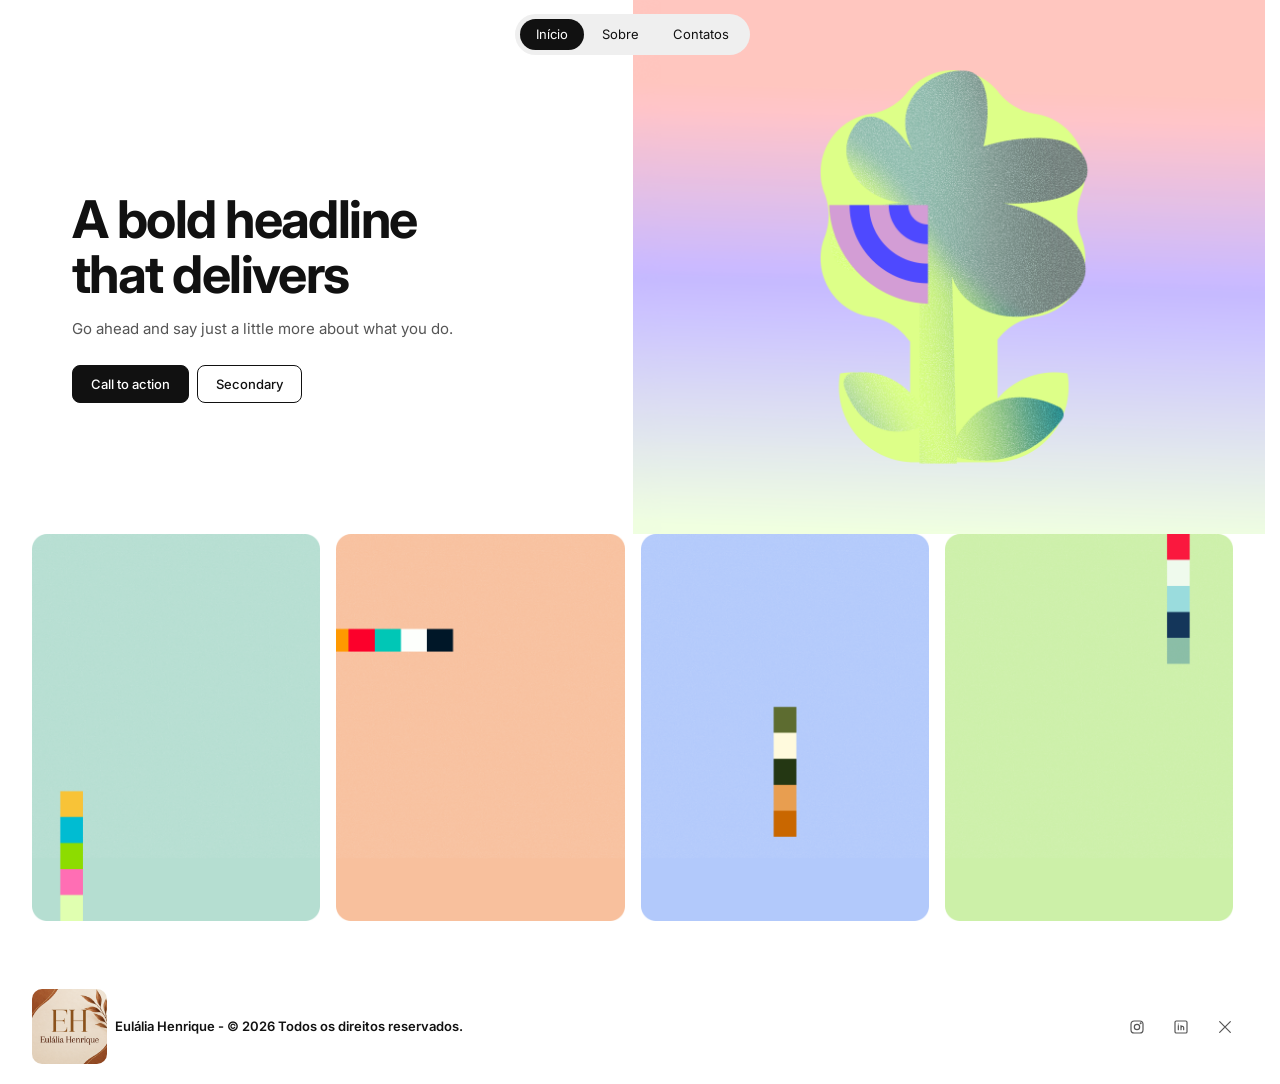
<file: index.html>
<!DOCTYPE html>
<html lang="pt-BR">
<head>
  <meta charset="utf-8">
  <meta name="viewport" content="width=device-width, initial-scale=1">
  <title>Início</title>
  <meta name="description" content="Namedly: um título forte, uma chamada clara e os projetos em destaque.">
  <meta name="theme-color" content="#ffffff">
  <link rel="icon" type="image/png" href="imgs/Logo.png">

  <link rel="preconnect" href="https://fonts.googleapis.com">
  <link rel="preconnect" href="https://fonts.gstatic.com" crossorigin>
  <link href="https://fonts.googleapis.com/css2?family=Inter:wght@400;500;600;700&display=swap" rel="stylesheet">

  <link rel="stylesheet" href="assets/css/base.css">
  <link rel="stylesheet" href="assets/css/index.css">
</head>
<body>

  <a class="skip-link" href="#conteudo">Ir para o conteúdo</a>

  <!-- Navbar -->
  <header class="nav">
    <nav aria-label="Principal">
      <ul class="nav__list">
        <li><a class="nav__link" href="index.html" aria-current="page">Início</a></li>
        <li><a class="nav__link" href="pages/about.html">Sobre</a></li>
        <li><a class="nav__link" href="pages/landing-page.html">Contatos</a></li>
      </ul>
    </nav>
  </header>

  <main id="conteudo" lang="en">

    <!-- Hero -->
    <section class="hero">
      <div class="hero__text">
        <h1 class="heading hero__title">A bold headline that delivers</h1>
        <p class="hero__description">Go ahead and say just a little more about what you do.</p>
        <div class="actions">
          <a class="btn btn--dark" href="pages/landing-page.html">Call to action</a>
          <a class="btn btn--light" href="pages/about.html">Secondary</a>
        </div>
      </div>
      <div class="hero__art">
        <picture>
          <source media="(min-width: 1280px)" srcset="imgs/hero-art-desktop.png">
          <source media="(min-width: 800px)" srcset="imgs/hero-art-tablet.png">
          <img src="imgs/hero-art-mobile.png" width="750" height="596" fetchpriority="high" alt="Ilustração de flor">
        </picture>
      </div>
    </section>
    <!-- Cards -->
        <ul class="cards" aria-label="Projetos">
      <li class="card">
        <picture>
          <source media="(min-width: 1280px)" srcset="imgs/card-1-desktop.png" width="610" height="820">
          <source media="(min-width: 800px)" srcset="imgs/card-1-tablet.png" width="1400" height="522">
          <img src="imgs/card-1-mobile.png" width="674" height="390" loading="lazy" decoding="async" alt="">
        </picture>
      </li>
      <li class="card">
        <picture>
          <source media="(min-width: 1280px)" srcset="imgs/card-2-desktop.png" width="610" height="820">
          <source media="(min-width: 800px)" srcset="imgs/card-2-tablet.png" width="1400" height="586">
          <img src="imgs/card-2-mobile.png" width="674" height="402" loading="lazy" decoding="async" alt="">
        </picture>
      </li>
      <li class="card">
        <picture>
          <source media="(min-width: 1280px)" srcset="imgs/card-3-desktop.png" width="610" height="820">
          <source media="(min-width: 800px)" srcset="imgs/card-3-tablet.png" width="1400" height="514">
          <img src="imgs/card-3-mobile.png" width="674" height="442" loading="lazy" decoding="async" alt="">
        </picture>
      </li>
      <li class="card">
        <picture>
          <source media="(min-width: 1280px)" srcset="imgs/card-4-desktop.png" width="610" height="820">
          <source media="(min-width: 800px)" srcset="imgs/card-4-tablet.png" width="1400" height="490">
          <img src="imgs/card-4-mobile.png" width="674" height="422" loading="lazy" decoding="async" alt="">
        </picture>
      </li>
    </ul>

  </main>

  <!-- Rodapé -->
  <footer class="footer">
    <a class="footer__brand" href="index.html">
      <img src="imgs/Logo.png" class="logo-footer" alt="logo-footer">
      <p>Eulália Henrique - © 2026 Todos os direitos reservados.</p>
    </a>

    <nav class="footer__social" aria-label="Redes sociais">
      <a href="#" aria-label="Instagram">
        <svg viewBox="0 0 24 24" aria-hidden="true" focusable="false"><rect x="3" y="3" width="18" height="18" rx="5"/><circle cx="12" cy="12" r="4"/><circle cx="17.5" cy="6.5" r=".6"/></svg>
      </a>
      <a href="#" aria-label="LinkedIn">
        <svg viewBox="0 0 24 24" aria-hidden="true" focusable="false"><rect x="3" y="3" width="18" height="18" rx="2"/><path d="M8 10v6M8 7.5v.01M12 16v-6m0 3c0-2 4-3 4 0v3"/></svg>
      </a>
      <a href="#" aria-label="X">
        <svg viewBox="0 0 24 24" aria-hidden="true" focusable="false"><path d="M4 4l16 16M20 4L4 20"/></svg>
      </a>
    </nav>
  </footer>

</body>
</html>
</file>
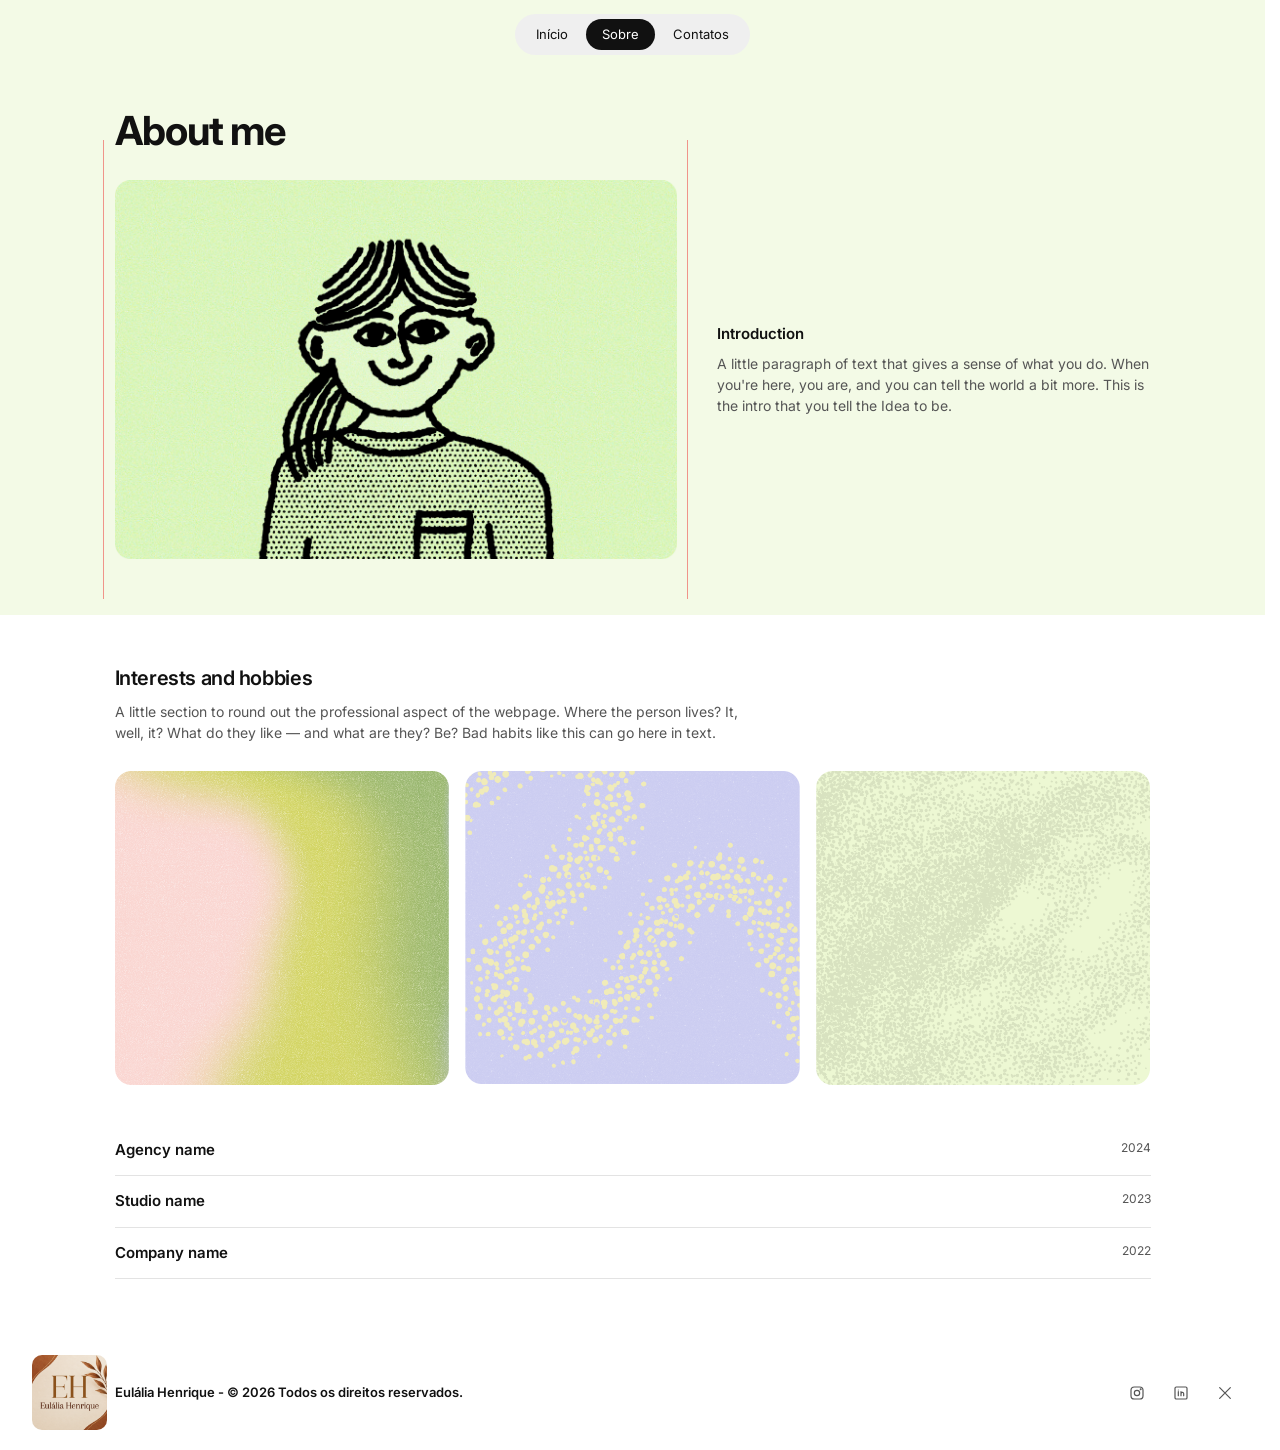
<file: pages/about.html>
<!DOCTYPE html>
<html lang="pt-BR">
<head>
  <meta charset="utf-8">
  <meta name="viewport" content="width=device-width, initial-scale=1">
  <title>Sobre Mim</title>
  <meta name="description" content="Conheça quem faz o Namedly: introdução, interesses, hobbies e trabalhos.">
  <meta name="theme-color" content="#ffffff">
  <link rel="icon" type="image/png" href="../imgs/Logo.png">

  <link rel="preconnect" href="https://fonts.googleapis.com">
  <link rel="preconnect" href="https://fonts.gstatic.com" crossorigin>
  <link href="https://fonts.googleapis.com/css2?family=Inter:wght@400;500;600;700&display=swap" rel="stylesheet">

  <link rel="stylesheet" href="../assets/css/base.css">
  <link rel="stylesheet" href="../assets/css/about.css">
</head>
<body>

  <a class="skip-link" href="#conteudo">Ir para o conteúdo</a>

  <!-- Navbar -->
  <header class="nav">
    <nav aria-label="Principal">
      <ul class="nav__list">
        <li><a class="nav__link" href="../index.html">Início</a></li>
        <li><a class="nav__link" href="about.html" aria-current="page">Sobre</a></li>
        <li><a class="nav__link" href="landing-page.html">Contatos</a></li>
      </ul>
    </nav>
  </header>

  <main id="conteudo" lang="en">

    <!-- Topo e introdução -->
    <section class="top">
      <div class="wrap">
        <h1 class="heading top__title">About me</h1>

        <div class="intro">
          <div class="portrait">
            <picture>
              <source media="(min-width: 1280px)" srcset="../imgs/portrait-desktop.png" width="1152" height="776">
              <source media="(min-width: 800px)" srcset="../imgs/portrait-tablet.png" width="1344" height="882">
              <img src="../imgs/portrait-mobile.png" width="654" height="490" fetchpriority="high" alt="Retrato ilustrado">
            </picture>
          </div>
          <div class="intro__content">
            <h2 class="intro__heading">Introduction</h2>
            <p class="intro__text">A little paragraph of text that gives a sense of what you do. When you're here, you are, and you can tell the world a bit more. This is the intro that you tell the Idea to be.</p>
          </div>
        </div>
      </div>
    </section>

    <!-- Interesses e hobbies -->
    <section class="wrap interests">
      <h2 class="interests__title">Interests and hobbies</h2>
      <p class="interests__text">A little section to round out the professional aspect of the webpage. Where the person lives? It, well, it? What do they like — and what are they? Be? Bad habits like this can go here in text.</p>

      <div class="gallery">
        <picture class="gallery__item">
          <source media="(min-width: 1280px)" srcset="../imgs/tile-1-desktop.png" width="651" height="610">
          <source media="(min-width: 800px)" srcset="../imgs/tile-1-tablet.png" width="406" height="380">
          <img src="../imgs/tile-1-mobile.png" width="654" height="614" loading="lazy" decoding="async" alt="Gradiente rosa e verde">
        </picture>
        <picture class="gallery__item">
          <source media="(min-width: 1280px)" srcset="../imgs/tile-2-desktop.png" width="652" height="610">
          <source media="(min-width: 800px)" srcset="../imgs/tile-2-tablet.png" width="406" height="380">
          <img src="../imgs/tile-2-mobile.png" width="654" height="614" loading="lazy" decoding="async" alt="Textura lavanda com pontos">
        </picture>
        <picture class="gallery__item">
          <source media="(min-width: 1280px)" srcset="../imgs/tile-3-desktop.png" width="651" height="610">
          <source media="(min-width: 800px)" srcset="../imgs/tile-3-tablet.png" width="406" height="380">
          <img src="../imgs/tile-3-mobile.png" width="654" height="614" loading="lazy" decoding="async" alt="Textura verde clara">
        </picture>
      </div>

      <ul class="works">
        <li class="works__item"><span>Agency name</span><time class="works__year" datetime="2024">2024</time></li>
        <li class="works__item"><span>Studio name</span><time class="works__year" datetime="2023">2023</time></li>
        <li class="works__item"><span>Company name</span><time class="works__year" datetime="2022">2022</time></li>
      </ul>
    </section>

  </main>

  <!-- Rodapé -->
  <footer class="footer">
    <a class="footer__brand" href="index.html">
      <img src="../imgs/Logo.png" class="logo-footer" alt="logo-footer">
      <p>Eulália Henrique - © 2026 Todos os direitos reservados.</p>
    </a>

    <nav class="footer__social" aria-label="Redes sociais">
      <a href="#" aria-label="Instagram">
        <svg viewBox="0 0 24 24" aria-hidden="true" focusable="false"><rect x="3" y="3" width="18" height="18" rx="5"/><circle cx="12" cy="12" r="4"/><circle cx="17.5" cy="6.5" r=".6"/></svg>
      </a>
      <a href="#" aria-label="LinkedIn">
        <svg viewBox="0 0 24 24" aria-hidden="true" focusable="false"><rect x="3" y="3" width="18" height="18" rx="2"/><path d="M8 10v6M8 7.5v.01M12 16v-6m0 3c0-2 4-3 4 0v3"/></svg>
      </a>
      <a href="#" aria-label="X">
        <svg viewBox="0 0 24 24" aria-hidden="true" focusable="false"><path d="M4 4l16 16M20 4L4 20"/></svg>
      </a>
    </nav>
  </footer>

</body>
</html>
</file>
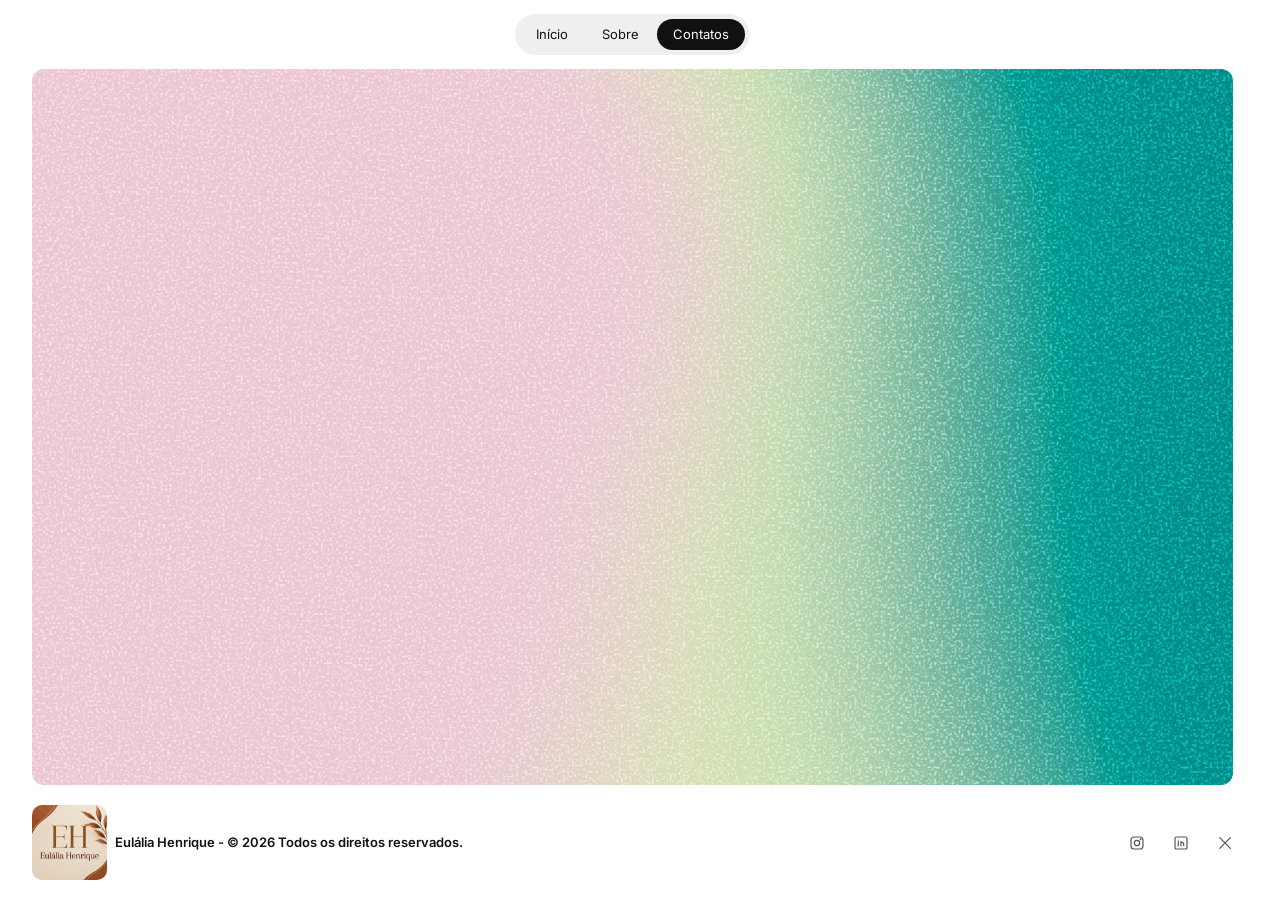
<file: pages/landing-page.html>
<!DOCTYPE html>
<html lang="pt-BR">
<head>
  <meta charset="utf-8">
  <meta name="viewport" content="width=device-width, initial-scale=1">
  <title>Contatos</title>
  <meta name="description" content="Entre em contato com o Namedly.">
  <meta name="theme-color" content="#ffffff">
  <link rel="icon" type="image/png" href="../imgs/Logo.png">

  <link rel="preconnect" href="https://fonts.googleapis.com">
  <link rel="preconnect" href="https://fonts.gstatic.com" crossorigin>
  <link href="https://fonts.googleapis.com/css2?family=Inter:wght@400;500;600;700&display=swap" rel="stylesheet">

  <link rel="stylesheet" href="../assets/css/base.css">
  <link rel="stylesheet" href="../assets/css/landing-page.css">
</head>
<body>

  <a class="skip-link" href="#conteudo">Ir para o conteúdo</a>

  <!-- Navbar -->
  <header class="nav">
    <nav aria-label="Principal">
      <ul class="nav__list">
        <li><a class="nav__link" href="../index.html">Início</a></li>
        <li><a class="nav__link" href="about.html">Sobre</a></li>
        <li><a class="nav__link" href="landing-page.html" aria-current="page">Contatos</a></li>
      </ul>
    </nav>
  </header>

  <main class="landing" id="conteudo">
    <h1 class="visually-hidden">Contact</h1>
    <div class="art">
      <picture>
        <source media="(min-width: 1225px)" srcset="../imgs/landing-bg-desktop.webp" type="image/webp">
        <source media="(min-width: 1225px)" srcset="../imgs/landing-bg-desktop.png">
        <source media="(min-width: 800px)" srcset="../imgs/landing-bg-tablet.webp" type="image/webp">
        <source media="(min-width: 800px)" srcset="../imgs/landing-bg-tablet.png">
        <source srcset="../imgs/landing-bg-mobile.webp" type="image/webp">
        <img src="../imgs/landing-bg-mobile.png" width="654" height="448" fetchpriority="high" alt="Gradiente rosa para verde-água">
      </picture>
    </div>
  </main>

  <!-- Rodapé -->
  <footer class="footer">
    <a class="footer__brand" href="index.html">
      <img src="../imgs/Logo.png" class="logo-footer" alt="logo-footer">
      <p>Eulália Henrique - © 2026 Todos os direitos reservados.</p>
    </a>

    <nav class="footer__social" aria-label="Redes sociais">
      <a href="#" aria-label="Instagram">
        <svg viewBox="0 0 24 24" aria-hidden="true" focusable="false"><rect x="3" y="3" width="18" height="18" rx="5"/><circle cx="12" cy="12" r="4"/><circle cx="17.5" cy="6.5" r=".6"/></svg>
      </a>
      <a href="#" aria-label="LinkedIn">
        <svg viewBox="0 0 24 24" aria-hidden="true" focusable="false"><rect x="3" y="3" width="18" height="18" rx="2"/><path d="M8 10v6M8 7.5v.01M12 16v-6m0 3c0-2 4-3 4 0v3"/></svg>
      </a>
      <a href="#" aria-label="X">
        <svg viewBox="0 0 24 24" aria-hidden="true" focusable="false"><path d="M4 4l16 16M20 4L4 20"/></svg>
      </a>
    </nav>
  </footer>

</body>
</html>
</file>
<file: assets/css/base.css>
/* ==========================================================================
   BASE · estilos compartilhados por todas as páginas
   Conteúdo: variáveis, reset, navbar, botões e rodapé
   ========================================================================== */


/* 1. Variáveis
   ========================================================================== */
:root {
  --color-ink: #111;
  --color-muted: #555;
  --color-line: #e3e3e3;
  --color-pill: #efefef;
  --color-white: #fff;
  --color-focus: #5b5bf0;

  --font-base: "Inter", system-ui, sans-serif;

  --radius-sm: 6px;
  --radius-md: 12px;
  --radius-pill: 999px;

  --nav-height: 69px;
  --container: 90rem;

  /* Paleta de apoio (usada nas páginas) */
  --color-sage: #f3fae6;
  --color-coral: #f0948a;
  --color-ink-soft: #333;
}


/* 2. Reset e elementos globais
   ========================================================================== */
*,
*::before,
*::after {
  box-sizing: border-box;
}

* {
  margin: 0;
}

/* Reserva o espaço da barra de rolagem em todas as páginas,
   assim a navbar não muda de lugar quando a página não tem rolagem */
html {
  scrollbar-gutter: stable;
  -webkit-text-size-adjust: 100%;
  text-size-adjust: 100%;
}

body {
  font-family: var(--font-base);
  color: var(--color-ink);
  background: var(--color-white);
  line-height: 1.5;
}

a {
  color: inherit;
}

img {
  max-width: 100%;
  height: auto;
}

:focus-visible {
  outline: 2px solid var(--color-focus);
  outline-offset: 2px;
}

/* Títulos de destaque: o texto quebra em linhas equilibradas, sem precisar de <br> */
.heading {
  font-weight: 700;
  letter-spacing: -0.03em;
  line-height: 1.05;
  text-wrap: balance;
}


/* 3. Navbar
   ========================================================================== */
.nav {
  position: sticky;
  top: 0;
  z-index: 10;
  display: flex;
  align-items: center;
  justify-content: center;
  height: var(--nav-height); /* altura fixa: o resto da página usa este valor */
}

.nav__list {
  display: flex;
  gap: 2px;
  padding: 5px;
  list-style: none;
  background: var(--color-pill);
  border-radius: var(--radius-pill);
}

.nav__link {
  display: block;
  padding: 6px 16px;
  font-size: 0.8125rem;
  text-decoration: none;
  border-radius: var(--radius-pill);
  transition: background 0.15s;
}

.nav__link:hover {
  background: var(--color-white);
}

.nav__link[aria-current="page"] {
  color: var(--color-white);
  background: var(--color-ink);
}


/* 4. Botões
   ========================================================================== */
.actions {
  display: flex;
  flex-wrap: wrap;
  gap: 8px;
}

.btn {
  display: inline-block;
  padding: 10px 18px;
  font: 500 0.8125rem var(--font-base);
  text-decoration: none;
  border: 1px solid var(--color-ink);
  border-radius: 8px;
  cursor: pointer;
  transition: background 0.15s, color 0.15s, transform 0.15s;
}

.btn:active {
  transform: translateY(1px);
}

.btn--dark {
  color: var(--color-white);
  background: var(--color-ink);
}

.btn--dark:hover {
  background: var(--color-ink-soft);
}

.btn--light {
  background: var(--color-white);
}

.btn--light:hover {
  background: var(--color-pill);
}


/* 5. Rodapé
   ========================================================================== */
.footer {
  display: flex;
  align-items: center;
  justify-content: space-between;
  width: 100%;
  max-width: var(--container);
  margin-inline: auto;
  padding: 20px 32px;
  font-size: 0.8125rem;
}

.footer__brand {
  display: flex;
  align-items: center;
  gap: 8px;
  font-weight: 600;
  text-decoration: none;
}

.footer__social {
  display: flex;
  gap: 4px;
  margin-right: -12px; /* alinha o ícone (não a área de toque) com a borda do conteúdo */
}

/* Área de toque de 40px para cada ícone */
.footer__social a {
  display: grid;
  place-items: center;
  width: 40px;
  height: 40px;
  border-radius: 50%;
  transition: background 0.15s;
}

.footer__social a:hover {
  background: var(--color-pill);
}

.footer__social svg {
  display: block;
  width: 16px;
  height: 16px;
  fill: none;
  stroke: var(--color-muted);
  stroke-width: 1.8;
  stroke-linecap: round;
  stroke-linejoin: round;
}

.footer__social a:hover svg {
  stroke: var(--color-ink);
}

.logo-footer {

  max-width: 100%;
  width: 75px;
  border-radius: 10px;

}

/* 6. Acessibilidade
   ========================================================================== */
/* Link "pular para o conteúdo": aparece só quando recebe foco do teclado */
.skip-link {
  position: absolute;
  top: 8px;
  left: 8px;
  z-index: 20;
  padding: 8px 14px;
  font-size: 0.8125rem;
  color: var(--color-white);
  background: var(--color-ink);
  border-radius: 8px;
  transform: translateY(-200%);
}

.skip-link:focus {
  transform: none;
}

/* Texto lido por leitores de tela, invisível na tela */
.visually-hidden {
  position: absolute;
  width: 1px;
  height: 1px;
  overflow: hidden;
  clip-path: inset(50%);
  white-space: nowrap;
}


/* 7. Responsivo
   ========================================================================== */
@media (max-width: 799px) {
  .footer {
    flex-direction: column;
    align-items: flex-start;
    gap: 14px;
    padding: 20px 20px 28px;
  }

  .footer__social {
    margin: 0 0 0 -12px;
  }
}

@media (prefers-reduced-motion: reduce) {
  * {
    transition: none !important;
  }
}
</file>
<file: assets/css/index.css>
/* ==========================================================================
   INDEX · página principal
   ========================================================================== */


/* 1. Hero
   ========================================================================== */
.hero {
  display: grid;
  grid-template-columns: 1fr 1fr;
  min-height: 420px;
  margin-top: calc(var(--nav-height) * -1); /* imagem passa por baixo da navbar */
}

.hero__text {
  align-self: center;
  padding: 110px 48px 48px 72px;
}

.hero__title {
  max-width: 9em;
  font-size: clamp(2.125rem, 4.2vw, 3.25rem);
}

.hero__description {
  max-width: 24rem;
  margin: 16px 0 24px;
  font-size: 0.9375rem;
  color: var(--color-muted);
  text-wrap: pretty;
}

.hero__art {
  overflow: hidden;
}

.hero__art picture {
  display: contents; /* a imagem se comporta como filha direta do .hero__art */
}

.hero__art img {
  display: block;
  width: 100%;
  height: 100%;
  object-fit: cover;
}


/* 2. Chamada (call to action)
   ========================================================================== */
.cta {
  padding: 80px 24px 64px;
  text-align: center;
}

.cta__title {
  max-width: 9em;
  margin-inline: auto;
  font-size: clamp(1.875rem, 4vw, 2.75rem);
}

.cta__description {
  max-width: 24rem;
  margin: 14px auto 22px;
  font-size: 0.9375rem;
  color: var(--color-muted);
  text-wrap: pretty;
}

.cta .actions {
  justify-content: center;
}


/* 3. Cards (cada card é uma imagem própria: desktop, tablet e mobile)
   ========================================================================== */
.cards {
  display: grid;
  grid-template-columns: repeat(4, 1fr);
  gap: 16px;
  max-width: var(--container);
  margin-inline: auto;
  padding: 0 32px 48px;
  list-style: none;
}

.card img {
  display: block;
  width: 100%;
  height: auto;
}


/* 4. Responsivo (mesmos pontos de quebra do Figma)
   Tablet: 800px a 1279px · Mobile: até 799px
   ========================================================================== */
@media (max-width: 1279px) {
  .hero {
    grid-template-columns: 1fr;
    min-height: 0;
    text-align: center;
  }

  .hero__art {
    order: -1;
  }

  .hero__art img {
    height: auto;
  }

  .hero__text {
    padding: 36px 24px;
  }

  .hero__title,
  .hero__description {
    margin-inline: auto;
  }

  .hero .actions {
    justify-content: center;
  }

  .cards {
    grid-template-columns: 1fr;
  }
}

@media (max-width: 799px) {
  .cards {
    padding-inline: 20px;
  }
}
</file>
<file: assets/css/about.css>
/* ==========================================================================
   ABOUT · página "About me"
   ========================================================================== */


/* 1. Layout
   ========================================================================== */
.wrap {
  max-width: 1100px;
  margin: 0 auto;
  padding: 0 32px;
}


/* 2. Topo e introdução
   ========================================================================== */
.top {
  padding: 110px 0 56px;
  margin-top: calc(var(--nav-height) * -1);
  background: var(--color-sage);
}

.top__title {
  margin-bottom: 28px;
  font-size: clamp(1.875rem, 4vw, 2.5rem);
}

.intro {
  position: relative;
  display: grid;
  grid-template-columns: 1.3fr 1fr;
  gap: 40px;
  align-items: center;
}

/* Linhas vermelhas verticais */
.intro::before,
.intro::after {
  content: "";
  position: absolute;
  top: -40px;
  bottom: -40px;
  width: 1px;
  background: var(--color-coral);
}

.intro::before { left: -12px; }
.intro::after  { left: calc(56% - 8px); }

.portrait picture {
  display: block;
}

.portrait img {
  display: block;
  width: 100%;
  height: auto;
}

.intro__heading {
  font-size: 0.9375rem;
  font-weight: 600;
}

.intro__text,
.interests__text {
  max-width: 28rem;
  margin-top: 8px;
  font-size: 0.875rem;
  color: var(--color-muted);
}


/* 3. Interesses e hobbies
   ========================================================================== */
.interests__title {
  margin-top: 48px;
  font-size: 1.25rem;
  font-weight: 600;
  letter-spacing: -0.02em;
}

.interests__text {
  max-width: 40rem;
}

.gallery {
  display: grid;
  grid-template-columns: repeat(3, 1fr);
  gap: 16px;
  margin: 28px 0 40px;
}

.gallery__item {
  display: block;
}

.gallery__item img {
  display: block;
  width: 100%;
  height: auto;
}


/* 4. Lista de trabalhos
   ========================================================================== */
.works {
  padding: 0 0 56px;
  list-style: none;
}

.works__item {
  display: flex;
  justify-content: space-between;
  padding: 14px 0;
  font-size: 0.9375rem;
  font-weight: 600;
  border-bottom: 1px solid var(--color-line);
}

.works__year {
  font-size: 0.75rem;
  font-weight: 400;
  color: var(--color-muted);
}


/* 5. Responsivo (mesmos pontos de quebra do Figma)
   Tablet: 800px a 1279px · Mobile: até 799px
   ========================================================================== */
@media (max-width: 1279px) {
  .intro {
    grid-template-columns: 1fr;
    gap: 20px;
  }

  .intro::before,
  .intro::after {
    display: none;
  }
}

@media (max-width: 799px) {
  .wrap {
    padding: 0 20px;
  }

  .gallery {
    grid-template-columns: 1fr;
  }
}
</file>
<file: assets/css/landing-page.css>
/* ==========================================================================
   LANDING PAGE · página de contato
   ========================================================================== */


/* 1. Estrutura da página (rodapé sempre no fim da tela)
   ========================================================================== */
body {
  display: flex;
  flex-direction: column;
  min-height: 100vh;
}

.landing {
  display: flex;
  flex: 1;
  padding: 0 32px;
}


/* 2. Imagem em destaque
   ========================================================================== */
.art {
  position: relative;
  flex: 1;
  min-height: 360px;
  overflow: hidden;
  border-radius: var(--radius-md);
}

.art picture {
  display: contents;
}

.art img {
  position: absolute;
  inset: 0;
  width: 100%;
  height: 100%;
  object-fit: cover;
}

.logo-footer {

  max-width: 100%;
  width: 75px;
  border-radius: 10px;

}


/* 3. Responsivo
   ========================================================================== */
@media (max-width: 799px) {
  .landing {
    flex: none;
    padding: 0 20px;
  }

  .art {
    min-height: 0;
    aspect-ratio: 654 / 448;
  }
}
</file>
